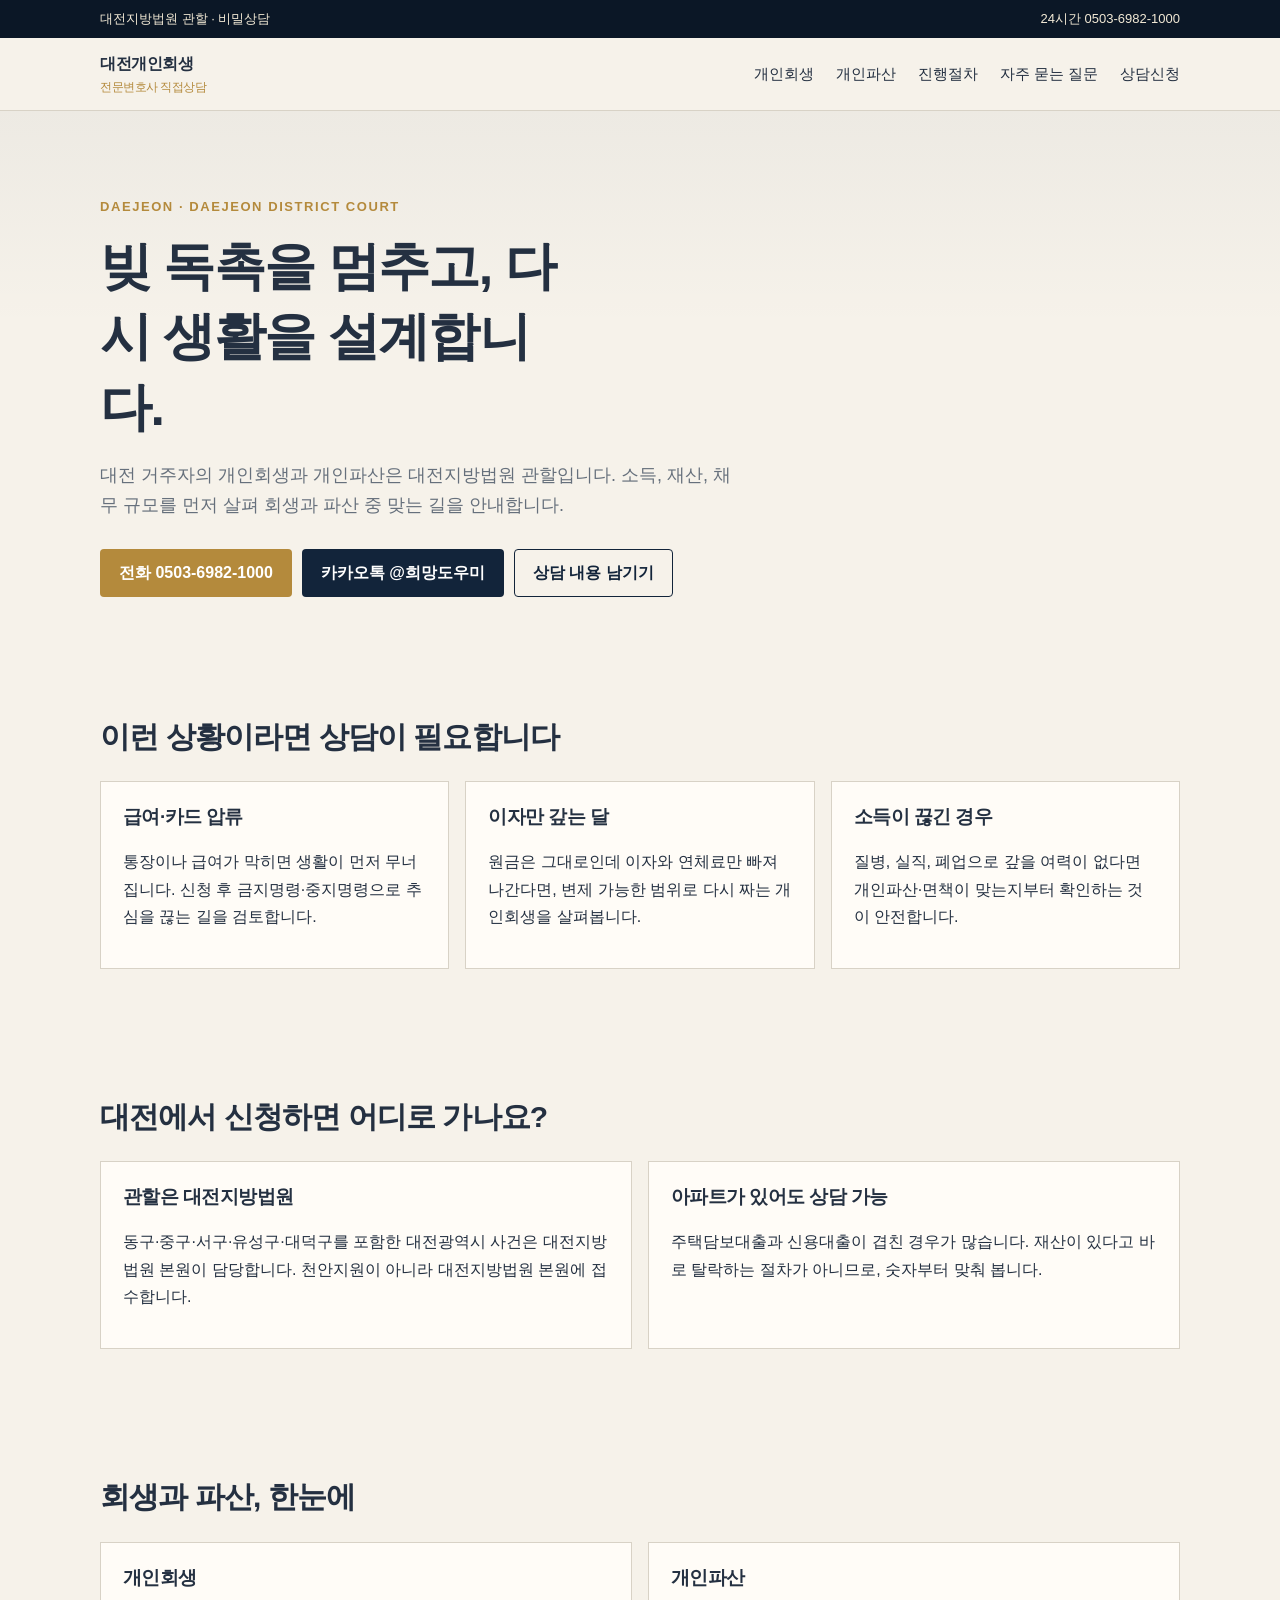
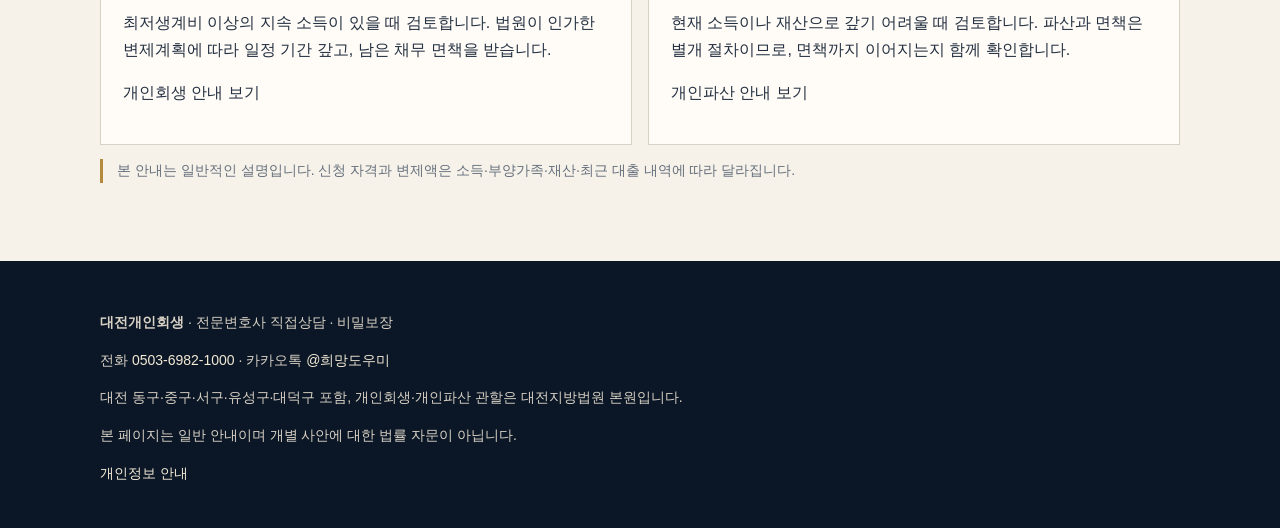
<file: index.html>
﻿<!DOCTYPE html>
<html lang="ko">
<head>
  <meta charset="UTF-8">
  <meta name="viewport" content="width=device-width, initial-scale=1">
  <title>대전개인회생 - 전문변호사 직접상담 | 비밀보장</title>
  <meta name="description" content="대전 개인회생·개인파산 상담. 대전지방법원 관할, 전문변호사 직접상담, 24시간 비밀보장.">
  <link rel="stylesheet" href="css/style.css">
</head>
<body>
  <a class="skip" href="#content">본문 바로가기</a>
  <div class="topbar">
    <div class="topbar-inner">
      <span>대전지방법원 관할 · 비밀상담</span>
      <a href="tel:050369821000">24시간 0503-6982-1000</a>
    </div>
  </div>
  <header class="site-header">
    <div class="nav-inner">
      <a class="logo" href="index.html">대전개인회생<span>전문변호사 직접상담</span></a>
      <button class="menu-toggle" type="button" data-menu-toggle aria-expanded="false">메뉴</button>
      <nav class="nav-links" data-nav>
        <a href="rehab.html">개인회생</a>
        <a href="bankruptcy.html">개인파산</a>
        <a href="process.html">진행절차</a>
        <a href="faq.html">자주 묻는 질문</a>
        <a href="consult.html">상담신청</a>
      </nav>
    </div>
  </header>

  <main id="content">
    <section class="hero">
      <div class="wrap">
        <p class="kicker">DAEJEON · DAEJEON DISTRICT COURT</p>
        <h1>빚 독촉을 멈추고, 다시 생활을 설계합니다.</h1>
        <p class="lead">대전 거주자의 개인회생과 개인파산은 대전지방법원 관할입니다. 소득, 재산, 채무 규모를 먼저 살펴 회생과 파산 중 맞는 길을 안내합니다.</p>
        <div class="cta-row">
          <a class="btn btn-gold" href="tel:050369821000">전화 0503-6982-1000</a>
          <a class="btn btn-navy" href="https://pf.kakao.com/_tZbTn/chat" target="_blank" rel="noopener">카카오톡 @희망도우미</a>
          <a class="btn btn-line" href="consult.html">상담 내용 남기기</a>
        </div>
      </div>
    </section>

    <section class="section">
      <div class="wrap">
        <h2>이런 상황이라면 상담이 필요합니다</h2>
        <div class="grid-3">
          <article class="card">
            <h3>급여·카드 압류</h3>
            <p>통장이나 급여가 막히면 생활이 먼저 무너집니다. 신청 후 금지명령·중지명령으로 추심을 끊는 길을 검토합니다.</p>
          </article>
          <article class="card">
            <h3>이자만 갚는 달</h3>
            <p>원금은 그대로인데 이자와 연체료만 빠져나간다면, 변제 가능한 범위로 다시 짜는 개인회생을 살펴봅니다.</p>
          </article>
          <article class="card">
            <h3>소득이 끊긴 경우</h3>
            <p>질병, 실직, 폐업으로 갚을 여력이 없다면 개인파산·면책이 맞는지부터 확인하는 것이 안전합니다.</p>
          </article>
        </div>
      </div>
    </section>

    <section class="section">
      <div class="wrap">
        <h2>대전에서 신청하면 어디로 가나요?</h2>
        <div class="grid-2">
          <article class="card">
            <h3>관할은 대전지방법원</h3>
            <p>동구·중구·서구·유성구·대덕구를 포함한 대전광역시 사건은 대전지방법원 본원이 담당합니다. 천안지원이 아니라 대전지방법원 본원에 접수합니다.</p>
          </article>
          <article class="card">
            <h3>아파트가 있어도 상담 가능</h3>
            <p>주택담보대출과 신용대출이 겹친 경우가 많습니다. 재산이 있다고 바로 탈락하는 절차가 아니므로, 숫자부터 맞춰 봅니다.</p>
          </article>
        </div>
      </div>
    </section>

    <section class="section">
      <div class="wrap">
        <h2>회생과 파산, 한눈에</h2>
        <div class="grid-2">
          <article class="card">
            <h3>개인회생</h3>
            <p>최저생계비 이상의 지속 소득이 있을 때 검토합니다. 법원이 인가한 변제계획에 따라 일정 기간 갚고, 남은 채무 면책을 받습니다.</p>
            <p><a href="rehab.html">개인회생 안내 보기</a></p>
          </article>
          <article class="card">
            <h3>개인파산</h3>
            <p>현재 소득이나 재산으로 갚기 어려울 때 검토합니다. 파산과 면책은 별개 절차이므로, 면책까지 이어지는지 함께 확인합니다.</p>
            <p><a href="bankruptcy.html">개인파산 안내 보기</a></p>
          </article>
        </div>
        <p class="notice">본 안내는 일반적인 설명입니다. 신청 자격과 변제액은 소득·부양가족·재산·최근 대출 내역에 따라 달라집니다.</p>
      </div>
    </section>
  </main>

  <footer class="site-footer">
    <div class="footer-inner">
      <p><strong>대전개인회생</strong> · 전문변호사 직접상담 · 비밀보장</p>
      <p>전화 <a href="tel:050369821000">0503-6982-1000</a> · 카카오톡 <a href="https://pf.kakao.com/_tZbTn/chat" target="_blank" rel="noopener">@희망도우미</a></p>
      <p>대전 동구·중구·서구·유성구·대덕구 포함, 개인회생·개인파산 관할은 대전지방법원 본원입니다.</p>
      <p>본 페이지는 일반 안내이며 개별 사안에 대한 법률 자문이 아닙니다.</p>
      <p><a href="privacy.html">개인정보 안내</a></p>
    </div>
  </footer>
  <nav class="dock" aria-label="빠른 상담">
    <a class="call" href="tel:050369821000">전화상담</a>
    <a class="kakao" href="https://pf.kakao.com/_tZbTn/chat">카카오톡</a>
  </nav>
  <script src="js/main.js"></script>
</body>
</html>
</file>
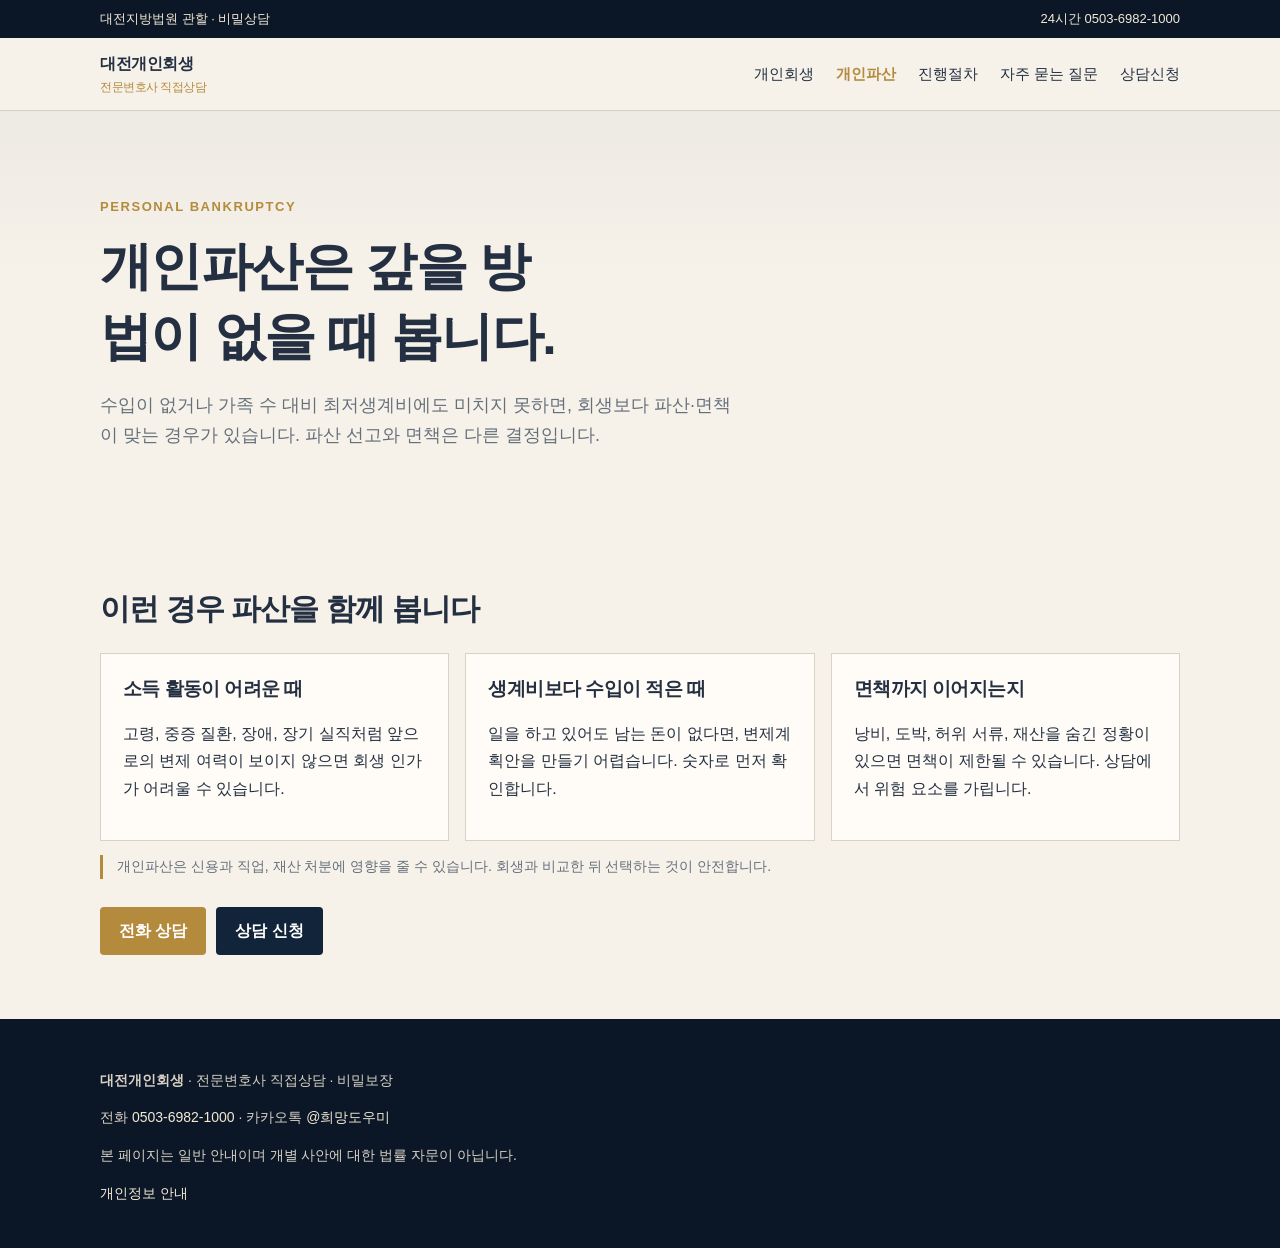
<file: bankruptcy.html>
﻿<!DOCTYPE html>
<html lang="ko">
<head>
  <meta charset="UTF-8">
  <meta name="viewport" content="width=device-width, initial-scale=1">
  <title>개인파산 안내 | 대전개인회생</title>
  <meta name="description" content="대전 개인파산·면책 상담. 소득이 없거나 생계비에 못 미치는 경우의 기본 안내.">
  <link rel="stylesheet" href="css/style.css">
</head>
<body>
  <a class="skip" href="#content">본문 바로가기</a>
  <div class="topbar">
    <div class="topbar-inner">
      <span>대전지방법원 관할 · 비밀상담</span>
      <a href="tel:050369821000">24시간 0503-6982-1000</a>
    </div>
  </div>
  <header class="site-header">
    <div class="nav-inner">
      <a class="logo" href="index.html">대전개인회생<span>전문변호사 직접상담</span></a>
      <button class="menu-toggle" type="button" data-menu-toggle aria-expanded="false">메뉴</button>
      <nav class="nav-links" data-nav>
        <a href="rehab.html">개인회생</a>
        <a href="bankruptcy.html" aria-current="page">개인파산</a>
        <a href="process.html">진행절차</a>
        <a href="faq.html">자주 묻는 질문</a>
        <a href="consult.html">상담신청</a>
      </nav>
    </div>
  </header>

  <main id="content">
    <section class="hero">
      <div class="wrap">
        <p class="kicker">PERSONAL BANKRUPTCY</p>
        <h1>개인파산은 갚을 방법이 없을 때 봅니다.</h1>
        <p class="lead">수입이 없거나 가족 수 대비 최저생계비에도 미치지 못하면, 회생보다 파산·면책이 맞는 경우가 있습니다. 파산 선고와 면책은 다른 결정입니다.</p>
      </div>
    </section>

    <section class="section">
      <div class="wrap">
        <h2>이런 경우 파산을 함께 봅니다</h2>
        <div class="grid-3">
          <article class="card">
            <h3>소득 활동이 어려운 때</h3>
            <p>고령, 중증 질환, 장애, 장기 실직처럼 앞으로의 변제 여력이 보이지 않으면 회생 인가가 어려울 수 있습니다.</p>
          </article>
          <article class="card">
            <h3>생계비보다 수입이 적은 때</h3>
            <p>일을 하고 있어도 남는 돈이 없다면, 변제계획안을 만들기 어렵습니다. 숫자로 먼저 확인합니다.</p>
          </article>
          <article class="card">
            <h3>면책까지 이어지는지</h3>
            <p>낭비, 도박, 허위 서류, 재산을 숨긴 정황이 있으면 면책이 제한될 수 있습니다. 상담에서 위험 요소를 가립니다.</p>
          </article>
        </div>
        <p class="notice">개인파산은 신용과 직업, 재산 처분에 영향을 줄 수 있습니다. 회생과 비교한 뒤 선택하는 것이 안전합니다.</p>
        <div class="cta-row">
          <a class="btn btn-gold" href="tel:050369821000">전화 상담</a>
          <a class="btn btn-navy" href="consult.html">상담 신청</a>
        </div>
      </div>
    </section>
  </main>

  <footer class="site-footer">
    <div class="footer-inner">
      <p><strong>대전개인회생</strong> · 전문변호사 직접상담 · 비밀보장</p>
      <p>전화 <a href="tel:050369821000">0503-6982-1000</a> · 카카오톡 <a href="https://pf.kakao.com/_tZbTn/chat" target="_blank" rel="noopener">@희망도우미</a></p>
      <p>본 페이지는 일반 안내이며 개별 사안에 대한 법률 자문이 아닙니다.</p>
      <p><a href="privacy.html">개인정보 안내</a></p>
    </div>
  </footer>
  <nav class="dock" aria-label="빠른 상담">
    <a class="call" href="tel:050369821000">전화상담</a>
    <a class="kakao" href="https://pf.kakao.com/_tZbTn/chat">카카오톡</a>
  </nav>
  <script src="js/main.js"></script>
</body>
</html>
</file>
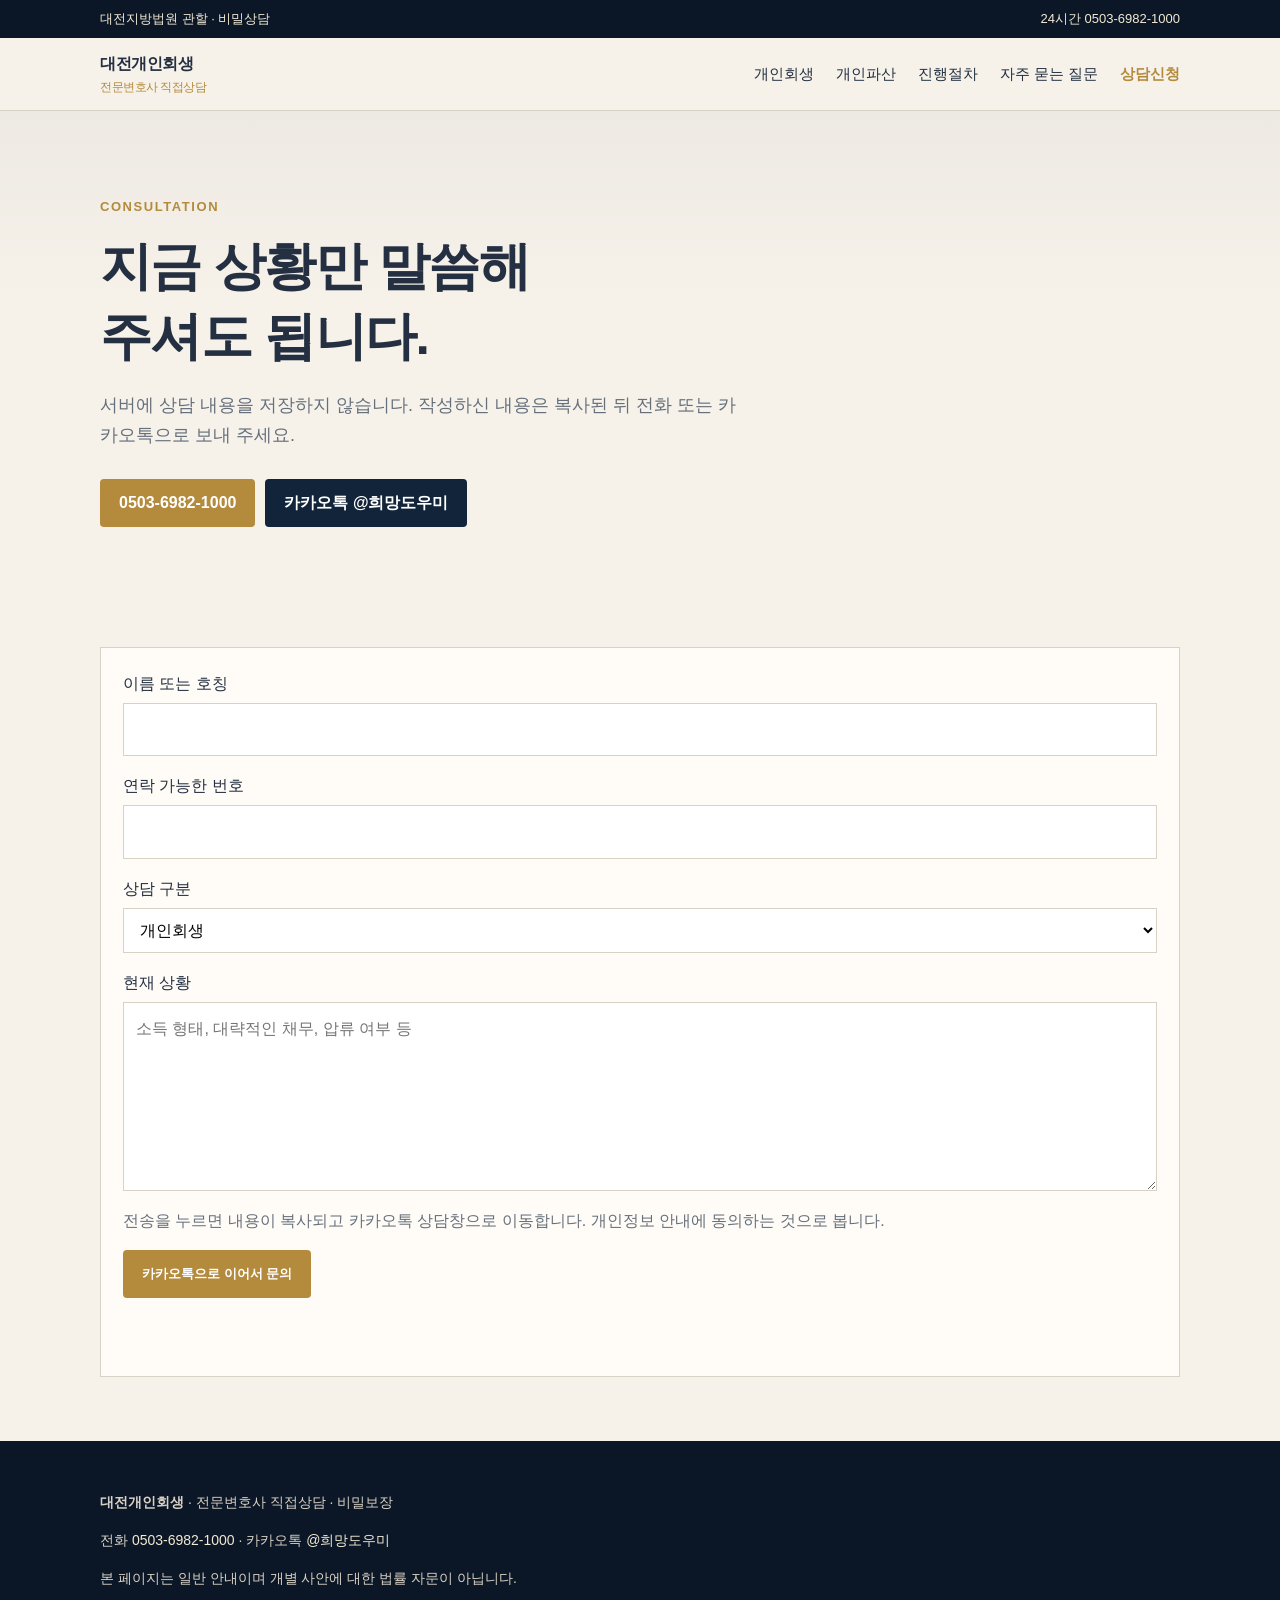
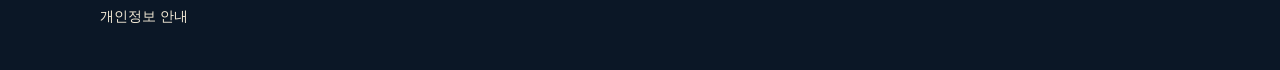
<file: consult.html>
﻿<!DOCTYPE html>
<html lang="ko">
<head>
  <meta charset="UTF-8">
  <meta name="viewport" content="width=device-width, initial-scale=1">
  <title>상담신청 | 대전개인회생</title>
  <meta name="description" content="대전개인회생 비밀상담 신청. 전화 0503-6982-1000, 카카오톡 @희망도우미.">
  <link rel="stylesheet" href="css/style.css">
</head>
<body>
  <a class="skip" href="#content">본문 바로가기</a>
  <div class="topbar">
    <div class="topbar-inner">
      <span>대전지방법원 관할 · 비밀상담</span>
      <a href="tel:050369821000">24시간 0503-6982-1000</a>
    </div>
  </div>
  <header class="site-header">
    <div class="nav-inner">
      <a class="logo" href="index.html">대전개인회생<span>전문변호사 직접상담</span></a>
      <button class="menu-toggle" type="button" data-menu-toggle aria-expanded="false">메뉴</button>
      <nav class="nav-links" data-nav>
        <a href="rehab.html">개인회생</a>
        <a href="bankruptcy.html">개인파산</a>
        <a href="process.html">진행절차</a>
        <a href="faq.html">자주 묻는 질문</a>
        <a href="consult.html" aria-current="page">상담신청</a>
      </nav>
    </div>
  </header>

  <main id="content">
    <section class="hero">
      <div class="wrap">
        <p class="kicker">CONSULTATION</p>
        <h1>지금 상황만 말씀해 주셔도 됩니다.</h1>
        <p class="lead">서버에 상담 내용을 저장하지 않습니다. 작성하신 내용은 복사된 뒤 전화 또는 카카오톡으로 보내 주세요.</p>
        <div class="cta-row">
          <a class="btn btn-gold" href="tel:050369821000">0503-6982-1000</a>
          <a class="btn btn-navy" href="https://pf.kakao.com/_tZbTn/chat" target="_blank" rel="noopener">카카오톡 @희망도우미</a>
        </div>
      </div>
    </section>

    <section class="section">
      <div class="wrap">
        <form class="form-box" data-consult-form>
          <label for="name">이름 또는 호칭</label>
          <input id="name" name="name" required maxlength="40" autocomplete="name">

          <label for="phone">연락 가능한 번호</label>
          <input id="phone" name="phone" required maxlength="20" inputmode="tel" autocomplete="tel">

          <label for="topic">상담 구분</label>
          <select id="topic" name="topic">
            <option>개인회생</option>
            <option>개인파산</option>
            <option>압류·추심</option>
            <option>잘 모르겠음</option>
          </select>

          <label for="message">현재 상황</label>
          <textarea id="message" name="message" rows="6" maxlength="1000" placeholder="소득 형태, 대략적인 채무, 압류 여부 등"></textarea>

          <p class="muted">전송을 누르면 내용이 복사되고 카카오톡 상담창으로 이동합니다. 개인정보 안내에 동의하는 것으로 봅니다.</p>
          <button class="btn btn-gold" type="submit">카카오톡으로 이어서 문의</button>
          <p class="form-status" data-form-status></p>
        </form>
      </div>
    </section>
  </main>

  <footer class="site-footer">
    <div class="footer-inner">
      <p><strong>대전개인회생</strong> · 전문변호사 직접상담 · 비밀보장</p>
      <p>전화 <a href="tel:050369821000">0503-6982-1000</a> · 카카오톡 <a href="https://pf.kakao.com/_tZbTn/chat" target="_blank" rel="noopener">@희망도우미</a></p>
      <p>본 페이지는 일반 안내이며 개별 사안에 대한 법률 자문이 아닙니다.</p>
      <p><a href="privacy.html">개인정보 안내</a></p>
    </div>
  </footer>
  <nav class="dock" aria-label="빠른 상담">
    <a class="call" href="tel:050369821000">전화상담</a>
    <a class="kakao" href="https://pf.kakao.com/_tZbTn/chat">카카오톡</a>
  </nav>
  <script src="js/main.js"></script>
</body>
</html>
</file>
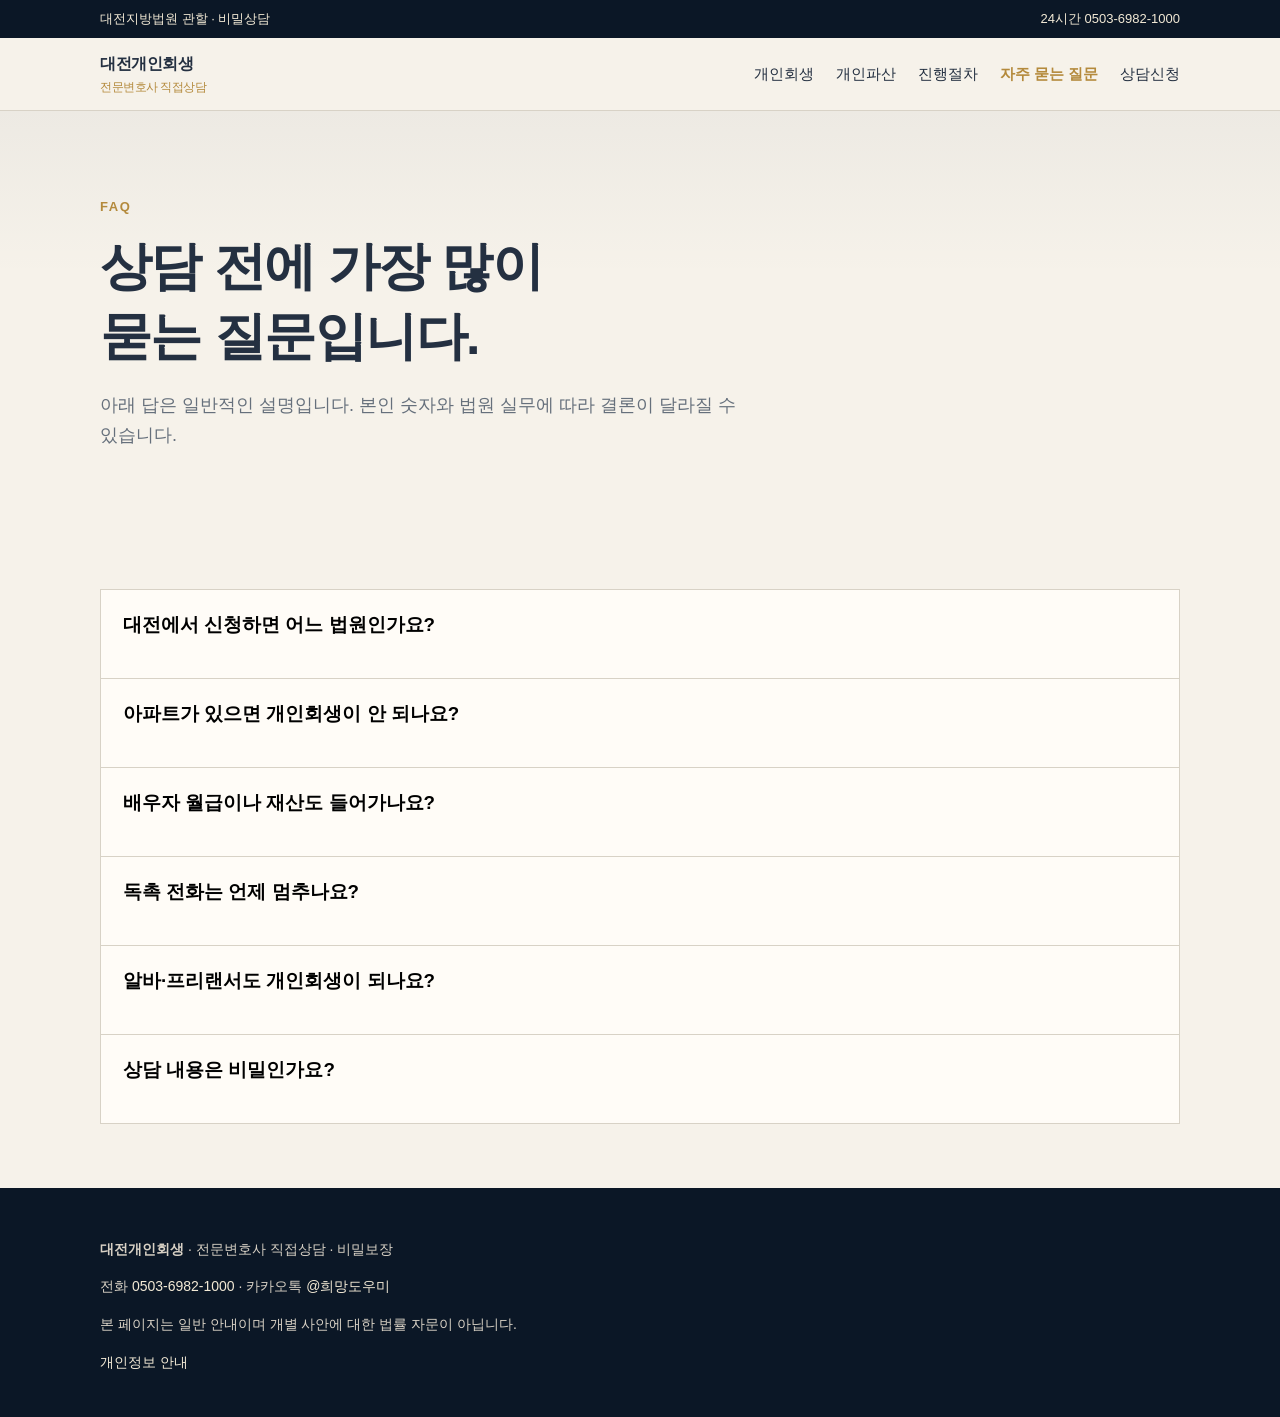
<file: faq.html>
﻿<!DOCTYPE html>
<html lang="ko">
<head>
  <meta charset="UTF-8">
  <meta name="viewport" content="width=device-width, initial-scale=1">
  <title>자주 묻는 질문 | 대전개인회생</title>
  <meta name="description" content="대전 개인회생·개인파산 상담에서 자주 나오는 질문. 주택, 배우자 재산, 추심, 관할 법원.">
  <link rel="stylesheet" href="css/style.css">
</head>
<body>
  <a class="skip" href="#content">본문 바로가기</a>
  <div class="topbar">
    <div class="topbar-inner">
      <span>대전지방법원 관할 · 비밀상담</span>
      <a href="tel:050369821000">24시간 0503-6982-1000</a>
    </div>
  </div>
  <header class="site-header">
    <div class="nav-inner">
      <a class="logo" href="index.html">대전개인회생<span>전문변호사 직접상담</span></a>
      <button class="menu-toggle" type="button" data-menu-toggle aria-expanded="false">메뉴</button>
      <nav class="nav-links" data-nav>
        <a href="rehab.html">개인회생</a>
        <a href="bankruptcy.html">개인파산</a>
        <a href="process.html">진행절차</a>
        <a href="faq.html" aria-current="page">자주 묻는 질문</a>
        <a href="consult.html">상담신청</a>
      </nav>
    </div>
  </header>

  <main id="content">
    <section class="hero">
      <div class="wrap">
        <p class="kicker">FAQ</p>
        <h1>상담 전에 가장 많이 묻는 질문입니다.</h1>
        <p class="lead">아래 답은 일반적인 설명입니다. 본인 숫자와 법원 실무에 따라 결론이 달라질 수 있습니다.</p>
      </div>
    </section>

    <section class="section">
      <div class="wrap">
        <article class="faq-item" data-faq>
          <h3><button type="button">대전에서 신청하면 어느 법원인가요?</button></h3>
          <p>대전광역시 거주자의 개인회생·개인파산은 대전지방법원 본원 관할입니다. 천안·논산·홍성지원이 아니라 대전지방법원 본원에 접수합니다.</p>
        </article>
        <article class="faq-item" data-faq>
          <h3><button type="button">아파트가 있으면 개인회생이 안 되나요?</button></h3>
          <p>주택이 있다고 바로 불가능한 것은 아닙니다. 담보대출 잔액, 시세, 다른 채무, 소득을 함께 봐야 합니다. 담보권 처리는 별도 계획이 필요할 수 있습니다.</p>
        </article>
        <article class="faq-item" data-faq>
          <h3><button type="button">배우자 월급이나 재산도 들어가나요?</button></h3>
          <p>사건마다 다릅니다. 공동명의, 혼인 기간, 실무 경향에 따라 반영 범위가 달라지므로 단정하지 않고 자료로 확인합니다.</p>
        </article>
        <article class="faq-item" data-faq>
          <h3><button type="button">독촉 전화는 언제 멈추나요?</button></h3>
          <p>신청과 법원의 금지명령·중지명령 이후에 달라지는 경우가 많습니다. 그 전까지는 대응 문구를 정리해 드리는 것이 안전합니다.</p>
        </article>
        <article class="faq-item" data-faq>
          <h3><button type="button">알바·프리랜서도 개인회생이 되나요?</button></h3>
          <p>지속적인 소득으로 볼 수 있는지가 핵심입니다. 최근 입금 내역과 근무 형태를 보고 회생과 파산 중 어디가 맞는지 나눕니다.</p>
        </article>
        <article class="faq-item" data-faq>
          <h3><button type="button">상담 내용은 비밀인가요?</button></h3>
          <p>상담 목적 외로 내용을 쓰지 않습니다. 전화 0503-6982-1000, 카카오톡 @희망도우미로 24시간 문의할 수 있습니다.</p>
        </article>
      </div>
    </section>
  </main>

  <footer class="site-footer">
    <div class="footer-inner">
      <p><strong>대전개인회생</strong> · 전문변호사 직접상담 · 비밀보장</p>
      <p>전화 <a href="tel:050369821000">0503-6982-1000</a> · 카카오톡 <a href="https://pf.kakao.com/_tZbTn/chat" target="_blank" rel="noopener">@희망도우미</a></p>
      <p>본 페이지는 일반 안내이며 개별 사안에 대한 법률 자문이 아닙니다.</p>
      <p><a href="privacy.html">개인정보 안내</a></p>
    </div>
  </footer>
  <nav class="dock" aria-label="빠른 상담">
    <a class="call" href="tel:050369821000">전화상담</a>
    <a class="kakao" href="https://pf.kakao.com/_tZbTn/chat">카카오톡</a>
  </nav>
  <script src="js/main.js"></script>
</body>
</html>
</file>
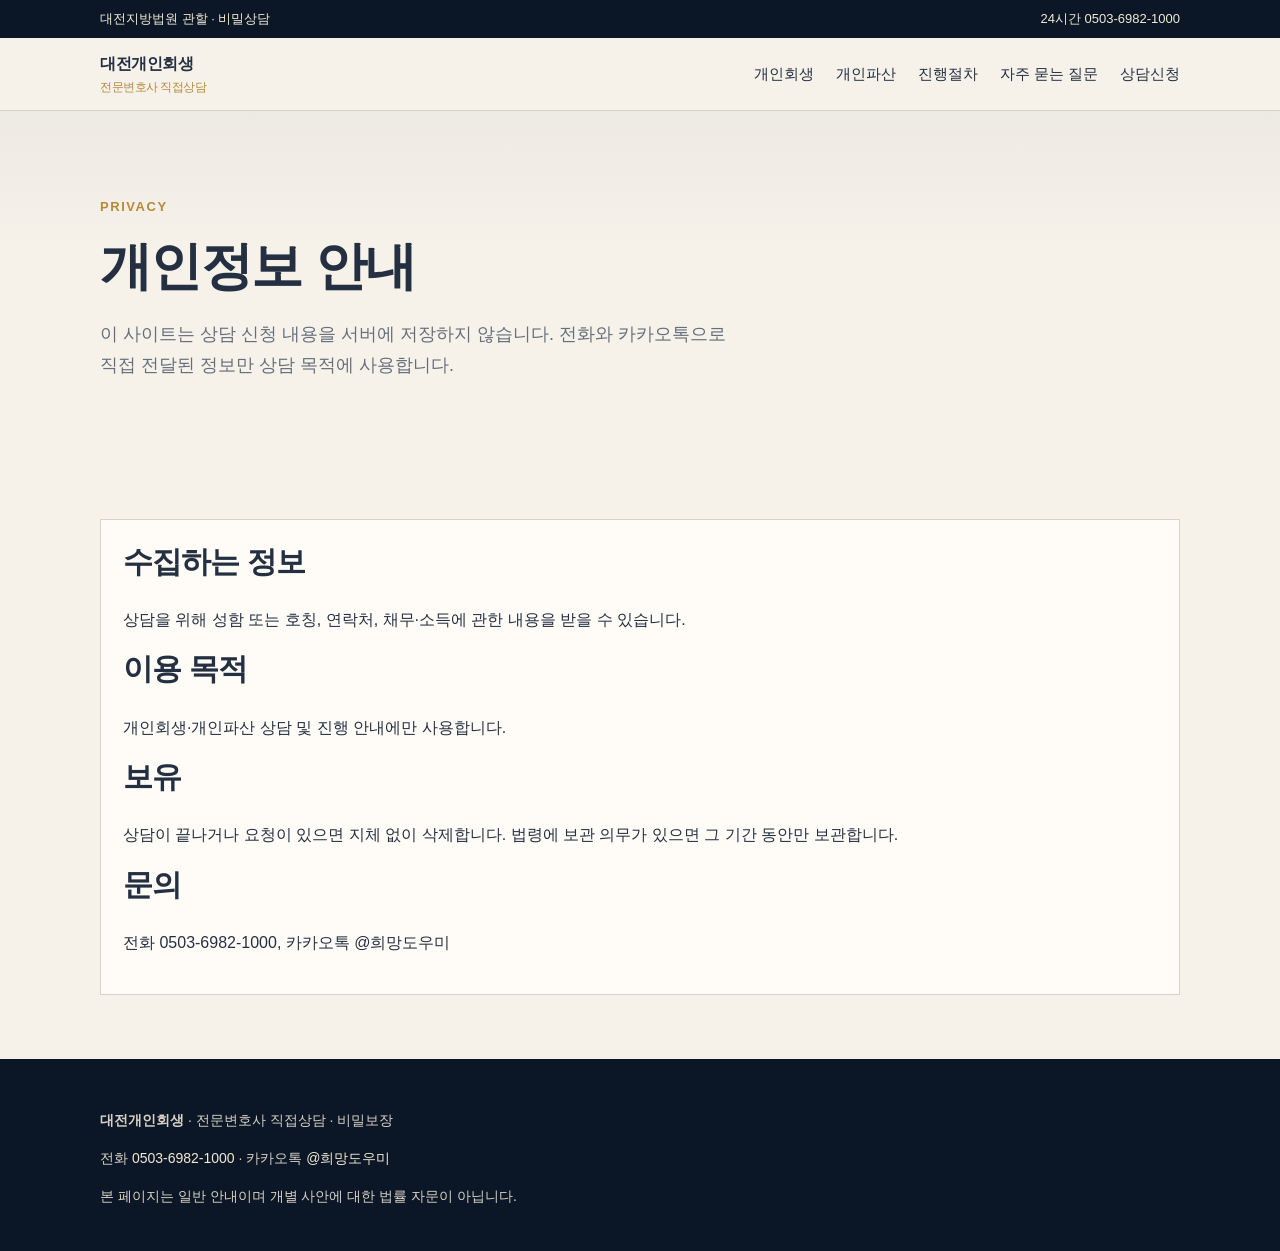
<file: privacy.html>
﻿<!DOCTYPE html>
<html lang="ko">
<head>
  <meta charset="UTF-8">
  <meta name="viewport" content="width=device-width, initial-scale=1">
  <title>개인정보 안내 | 대전개인회생</title>
  <meta name="description" content="대전개인회생 사이트 개인정보 수집·이용 안내.">
  <link rel="stylesheet" href="css/style.css">
</head>
<body>
  <a class="skip" href="#content">본문 바로가기</a>
  <div class="topbar">
    <div class="topbar-inner">
      <span>대전지방법원 관할 · 비밀상담</span>
      <a href="tel:050369821000">24시간 0503-6982-1000</a>
    </div>
  </div>
  <header class="site-header">
    <div class="nav-inner">
      <a class="logo" href="index.html">대전개인회생<span>전문변호사 직접상담</span></a>
      <button class="menu-toggle" type="button" data-menu-toggle aria-expanded="false">메뉴</button>
      <nav class="nav-links" data-nav>
        <a href="rehab.html">개인회생</a>
        <a href="bankruptcy.html">개인파산</a>
        <a href="process.html">진행절차</a>
        <a href="faq.html">자주 묻는 질문</a>
        <a href="consult.html">상담신청</a>
      </nav>
    </div>
  </header>

  <main id="content">
    <section class="hero">
      <div class="wrap">
        <p class="kicker">PRIVACY</p>
        <h1>개인정보 안내</h1>
        <p class="lead">이 사이트는 상담 신청 내용을 서버에 저장하지 않습니다. 전화와 카카오톡으로 직접 전달된 정보만 상담 목적에 사용합니다.</p>
      </div>
    </section>

    <section class="section">
      <div class="wrap">
        <article class="card">
          <h2>수집하는 정보</h2>
          <p>상담을 위해 성함 또는 호칭, 연락처, 채무·소득에 관한 내용을 받을 수 있습니다.</p>
          <h2>이용 목적</h2>
          <p>개인회생·개인파산 상담 및 진행 안내에만 사용합니다.</p>
          <h2>보유</h2>
          <p>상담이 끝나거나 요청이 있으면 지체 없이 삭제합니다. 법령에 보관 의무가 있으면 그 기간 동안만 보관합니다.</p>
          <h2>문의</h2>
          <p>전화 0503-6982-1000, 카카오톡 @희망도우미</p>
        </article>
      </div>
    </section>
  </main>

  <footer class="site-footer">
    <div class="footer-inner">
      <p><strong>대전개인회생</strong> · 전문변호사 직접상담 · 비밀보장</p>
      <p>전화 <a href="tel:050369821000">0503-6982-1000</a> · 카카오톡 <a href="https://pf.kakao.com/_tZbTn/chat" target="_blank" rel="noopener">@희망도우미</a></p>
      <p>본 페이지는 일반 안내이며 개별 사안에 대한 법률 자문이 아닙니다.</p>
    </div>
  </footer>
  <nav class="dock" aria-label="빠른 상담">
    <a class="call" href="tel:050369821000">전화상담</a>
    <a class="kakao" href="https://pf.kakao.com/_tZbTn/chat">카카오톡</a>
  </nav>
  <script src="js/main.js"></script>
</body>
</html>
</file>
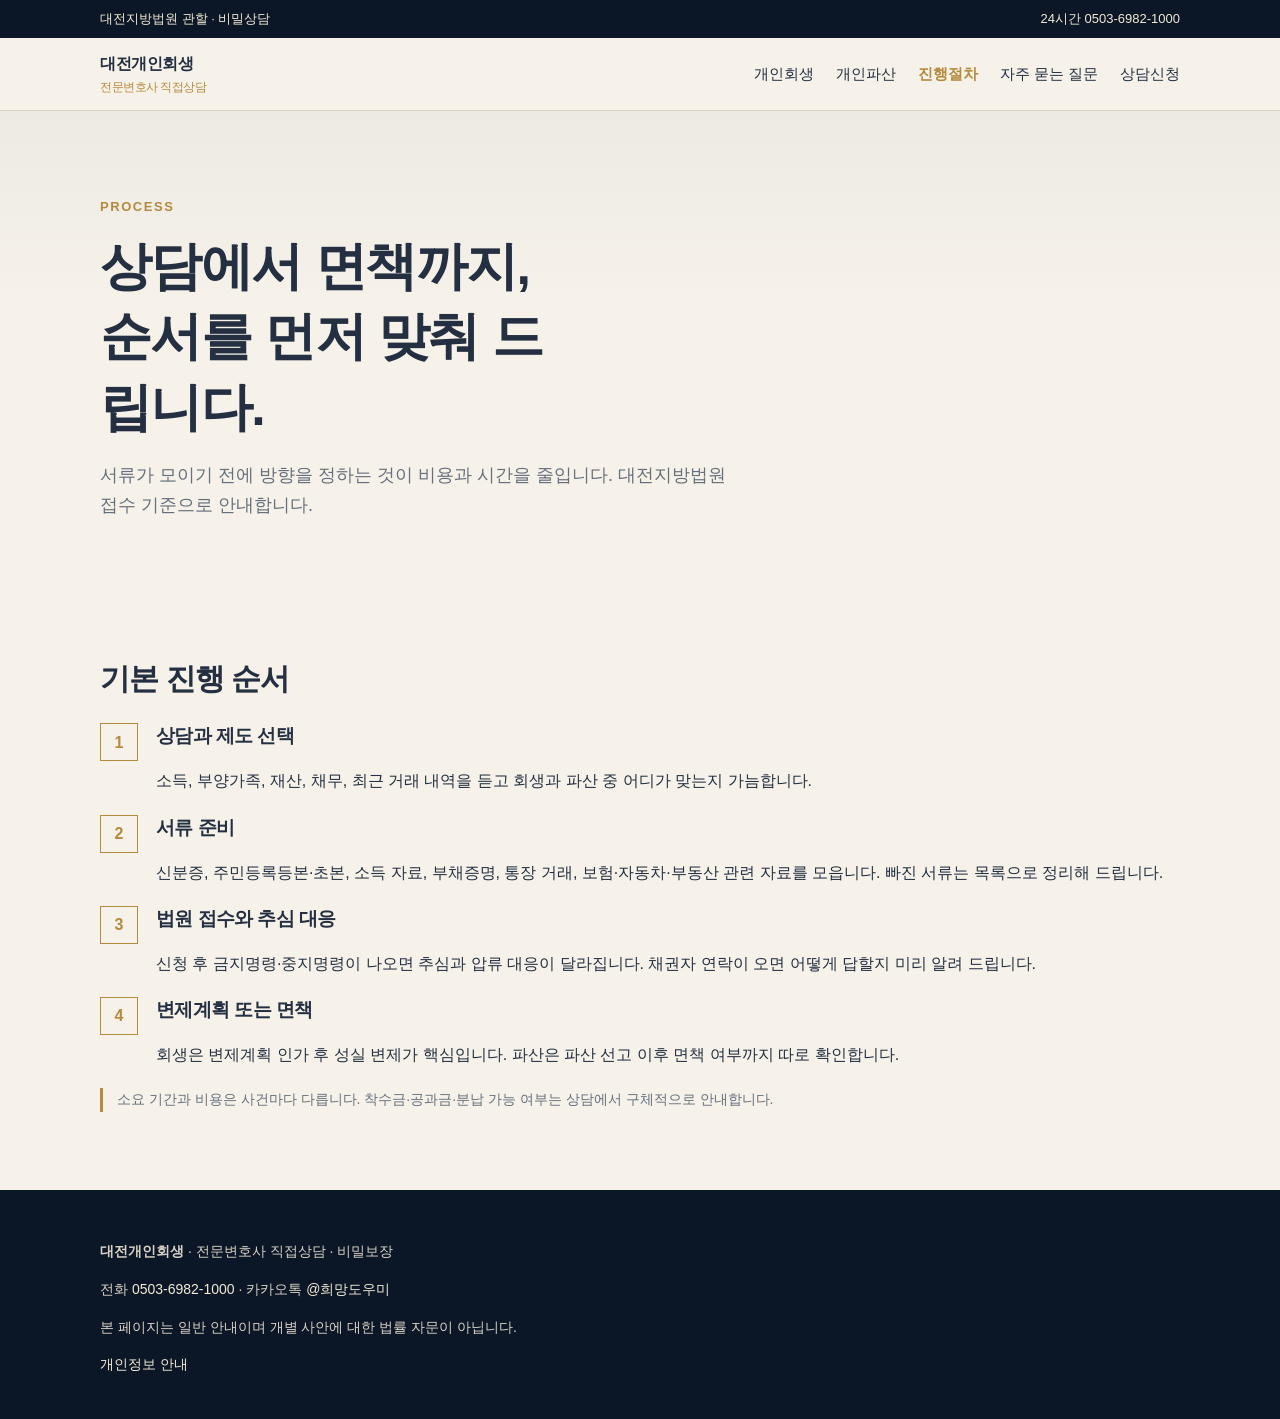
<file: process.html>
﻿<!DOCTYPE html>
<html lang="ko">
<head>
  <meta charset="UTF-8">
  <meta name="viewport" content="width=device-width, initial-scale=1">
  <title>진행절차 | 대전개인회생</title>
  <meta name="description" content="대전 개인회생·개인파산 상담부터 서류, 접수, 인가·면책까지 기본 절차.">
  <link rel="stylesheet" href="css/style.css">
</head>
<body>
  <a class="skip" href="#content">본문 바로가기</a>
  <div class="topbar">
    <div class="topbar-inner">
      <span>대전지방법원 관할 · 비밀상담</span>
      <a href="tel:050369821000">24시간 0503-6982-1000</a>
    </div>
  </div>
  <header class="site-header">
    <div class="nav-inner">
      <a class="logo" href="index.html">대전개인회생<span>전문변호사 직접상담</span></a>
      <button class="menu-toggle" type="button" data-menu-toggle aria-expanded="false">메뉴</button>
      <nav class="nav-links" data-nav>
        <a href="rehab.html">개인회생</a>
        <a href="bankruptcy.html">개인파산</a>
        <a href="process.html" aria-current="page">진행절차</a>
        <a href="faq.html">자주 묻는 질문</a>
        <a href="consult.html">상담신청</a>
      </nav>
    </div>
  </header>

  <main id="content">
    <section class="hero">
      <div class="wrap">
        <p class="kicker">PROCESS</p>
        <h1>상담에서 면책까지, 순서를 먼저 맞춰 드립니다.</h1>
        <p class="lead">서류가 모이기 전에 방향을 정하는 것이 비용과 시간을 줄입니다. 대전지방법원 접수 기준으로 안내합니다.</p>
      </div>
    </section>

    <section class="section">
      <div class="wrap steps">
        <h2>기본 진행 순서</h2>
        <article>
          <h3>상담과 제도 선택</h3>
          <p>소득, 부양가족, 재산, 채무, 최근 거래 내역을 듣고 회생과 파산 중 어디가 맞는지 가늠합니다.</p>
        </article>
        <article>
          <h3>서류 준비</h3>
          <p>신분증, 주민등록등본·초본, 소득 자료, 부채증명, 통장 거래, 보험·자동차·부동산 관련 자료를 모읍니다. 빠진 서류는 목록으로 정리해 드립니다.</p>
        </article>
        <article>
          <h3>법원 접수와 추심 대응</h3>
          <p>신청 후 금지명령·중지명령이 나오면 추심과 압류 대응이 달라집니다. 채권자 연락이 오면 어떻게 답할지 미리 알려 드립니다.</p>
        </article>
        <article>
          <h3>변제계획 또는 면책</h3>
          <p>회생은 변제계획 인가 후 성실 변제가 핵심입니다. 파산은 파산 선고 이후 면책 여부까지 따로 확인합니다.</p>
        </article>
        <p class="notice">소요 기간과 비용은 사건마다 다릅니다. 착수금·공과금·분납 가능 여부는 상담에서 구체적으로 안내합니다.</p>
      </div>
    </section>
  </main>

  <footer class="site-footer">
    <div class="footer-inner">
      <p><strong>대전개인회생</strong> · 전문변호사 직접상담 · 비밀보장</p>
      <p>전화 <a href="tel:050369821000">0503-6982-1000</a> · 카카오톡 <a href="https://pf.kakao.com/_tZbTn/chat" target="_blank" rel="noopener">@희망도우미</a></p>
      <p>본 페이지는 일반 안내이며 개별 사안에 대한 법률 자문이 아닙니다.</p>
      <p><a href="privacy.html">개인정보 안내</a></p>
    </div>
  </footer>
  <nav class="dock" aria-label="빠른 상담">
    <a class="call" href="tel:050369821000">전화상담</a>
    <a class="kakao" href="https://pf.kakao.com/_tZbTn/chat">카카오톡</a>
  </nav>
  <script src="js/main.js"></script>
</body>
</html>
</file>
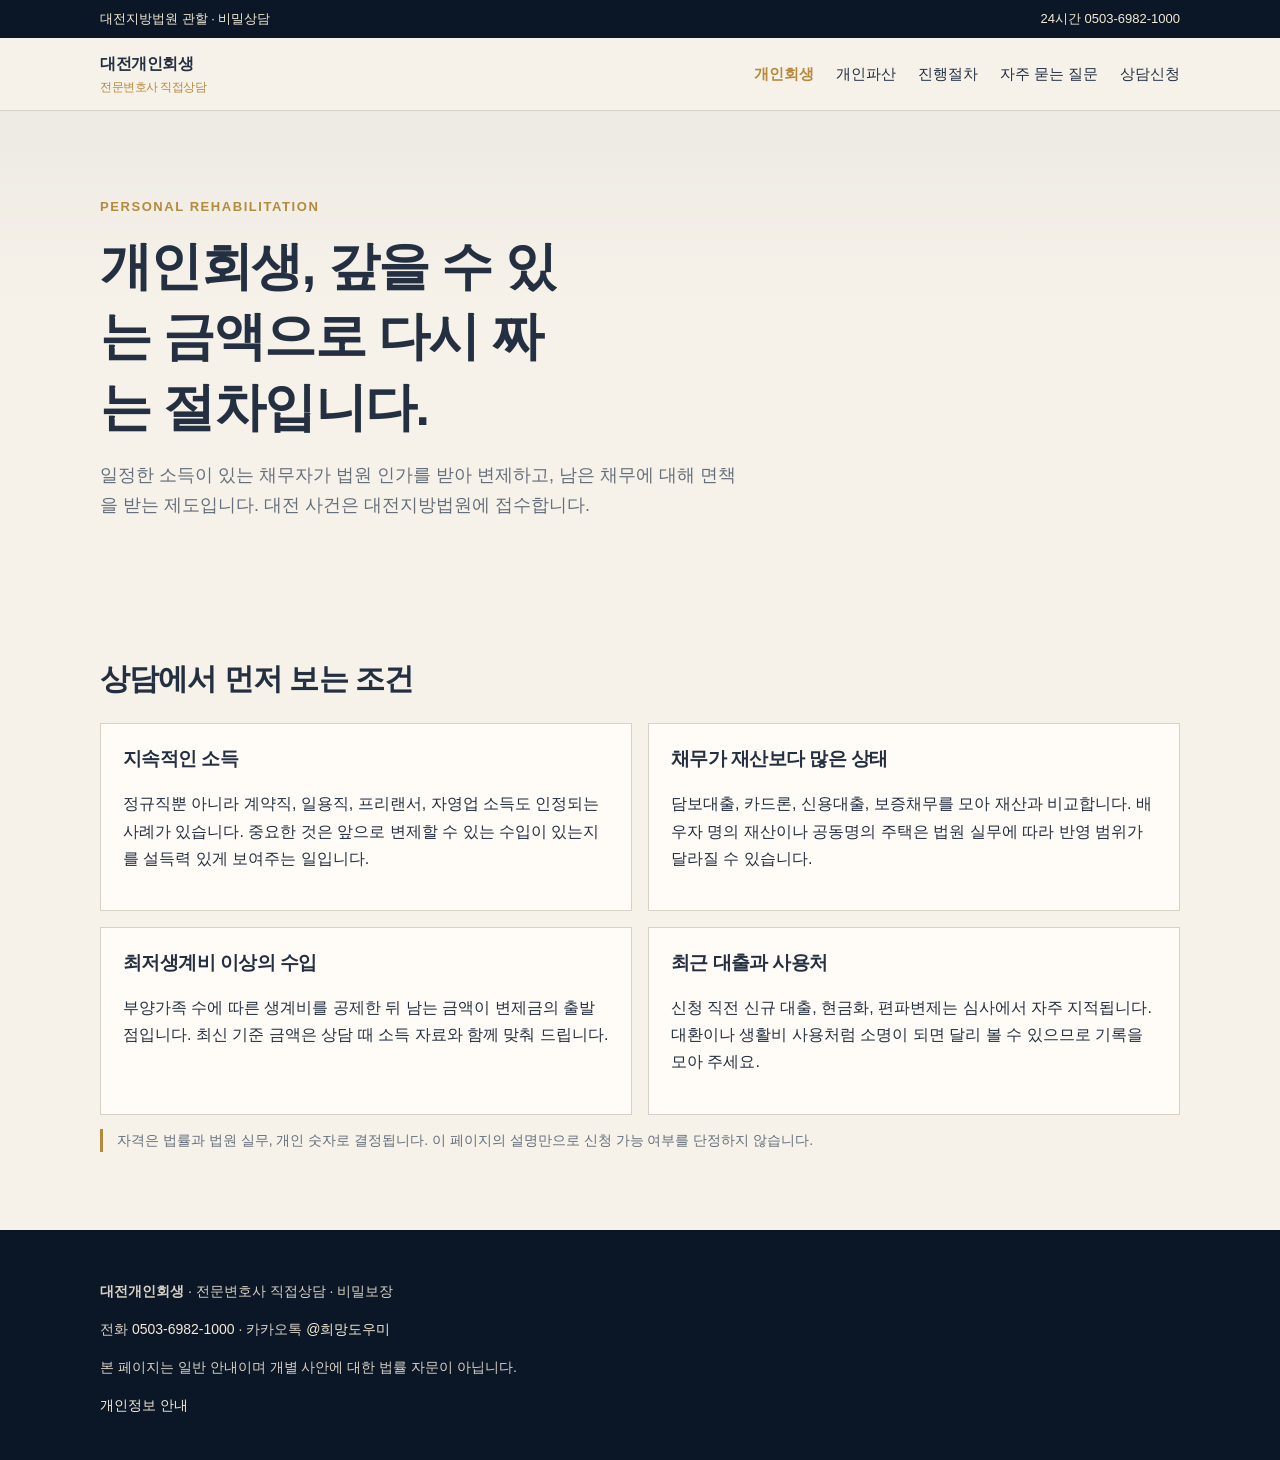
<file: rehab.html>
﻿<!DOCTYPE html>
<html lang="ko">
<head>
  <meta charset="UTF-8">
  <meta name="viewport" content="width=device-width, initial-scale=1">
  <title>개인회생 안내 | 대전개인회생</title>
  <meta name="description" content="대전 개인회생 신청 자격, 소득·재산 기준, 변제계획의 기본 안내.">
  <link rel="stylesheet" href="css/style.css">
</head>
<body>
  <a class="skip" href="#content">본문 바로가기</a>
  <div class="topbar">
    <div class="topbar-inner">
      <span>대전지방법원 관할 · 비밀상담</span>
      <a href="tel:050369821000">24시간 0503-6982-1000</a>
    </div>
  </div>
  <header class="site-header">
    <div class="nav-inner">
      <a class="logo" href="index.html">대전개인회생<span>전문변호사 직접상담</span></a>
      <button class="menu-toggle" type="button" data-menu-toggle aria-expanded="false">메뉴</button>
      <nav class="nav-links" data-nav>
        <a href="rehab.html" aria-current="page">개인회생</a>
        <a href="bankruptcy.html">개인파산</a>
        <a href="process.html">진행절차</a>
        <a href="faq.html">자주 묻는 질문</a>
        <a href="consult.html">상담신청</a>
      </nav>
    </div>
  </header>

  <main id="content">
    <section class="hero">
      <div class="wrap">
        <p class="kicker">PERSONAL REHABILITATION</p>
        <h1>개인회생, 갚을 수 있는 금액으로 다시 짜는 절차입니다.</h1>
        <p class="lead">일정한 소득이 있는 채무자가 법원 인가를 받아 변제하고, 남은 채무에 대해 면책을 받는 제도입니다. 대전 사건은 대전지방법원에 접수합니다.</p>
      </div>
    </section>

    <section class="section">
      <div class="wrap">
        <h2>상담에서 먼저 보는 조건</h2>
        <div class="grid-2">
          <article class="card">
            <h3>지속적인 소득</h3>
            <p>정규직뿐 아니라 계약직, 일용직, 프리랜서, 자영업 소득도 인정되는 사례가 있습니다. 중요한 것은 앞으로 변제할 수 있는 수입이 있는지를 설득력 있게 보여주는 일입니다.</p>
          </article>
          <article class="card">
            <h3>채무가 재산보다 많은 상태</h3>
            <p>담보대출, 카드론, 신용대출, 보증채무를 모아 재산과 비교합니다. 배우자 명의 재산이나 공동명의 주택은 법원 실무에 따라 반영 범위가 달라질 수 있습니다.</p>
          </article>
          <article class="card">
            <h3>최저생계비 이상의 수입</h3>
            <p>부양가족 수에 따른 생계비를 공제한 뒤 남는 금액이 변제금의 출발점입니다. 최신 기준 금액은 상담 때 소득 자료와 함께 맞춰 드립니다.</p>
          </article>
          <article class="card">
            <h3>최근 대출과 사용처</h3>
            <p>신청 직전 신규 대출, 현금화, 편파변제는 심사에서 자주 지적됩니다. 대환이나 생활비 사용처럼 소명이 되면 달리 볼 수 있으므로 기록을 모아 주세요.</p>
          </article>
        </div>
        <p class="notice">자격은 법률과 법원 실무, 개인 숫자로 결정됩니다. 이 페이지의 설명만으로 신청 가능 여부를 단정하지 않습니다.</p>
      </div>
    </section>
  </main>

  <footer class="site-footer">
    <div class="footer-inner">
      <p><strong>대전개인회생</strong> · 전문변호사 직접상담 · 비밀보장</p>
      <p>전화 <a href="tel:050369821000">0503-6982-1000</a> · 카카오톡 <a href="https://pf.kakao.com/_tZbTn/chat" target="_blank" rel="noopener">@희망도우미</a></p>
      <p>본 페이지는 일반 안내이며 개별 사안에 대한 법률 자문이 아닙니다.</p>
      <p><a href="privacy.html">개인정보 안내</a></p>
    </div>
  </footer>
  <nav class="dock" aria-label="빠른 상담">
    <a class="call" href="tel:050369821000">전화상담</a>
    <a class="kakao" href="https://pf.kakao.com/_tZbTn/chat">카카오톡</a>
  </nav>
  <script src="js/main.js"></script>
</body>
</html>
</file>
<file: css/style.css>
﻿:root {
  --navy: #12243a;
  --navy-deep: #0b1726;
  --ink: #243041;
  --muted: #66707c;
  --line: #d8d2c6;
  --paper: #f6f2ea;
  --white: #fffcf7;
  --gold: #b48a3c;
  --gold-soft: #e8d7b0;
  --danger: #9b2c2c;
}

* {
  box-sizing: border-box;
}

html {
  scroll-behavior: smooth;
}

body {
  margin: 0;
  color: var(--ink);
  background: var(--paper);
  font-family: "Malgun Gothic", "Apple SD Gothic Neo", "Noto Sans KR", sans-serif;
  line-height: 1.7;
}

a {
  color: inherit;
  text-decoration: none;
}

img {
  max-width: 100%;
}

.skip {
  position: absolute;
  left: -999px;
}

.skip:focus {
  left: 12px;
  top: 12px;
  z-index: 20;
  background: #fff;
  padding: 8px 12px;
}

.topbar {
  background: var(--navy-deep);
  color: #f3ead6;
  font-size: 13px;
}

.topbar-inner,
.nav-inner,
.wrap,
.footer-inner {
  width: min(1080px, calc(100% - 32px));
  margin: 0 auto;
}

.topbar-inner {
  display: flex;
  justify-content: space-between;
  gap: 12px;
  padding: 8px 0;
}

.site-header {
  position: sticky;
  top: 0;
  z-index: 10;
  background: rgba(246, 242, 234, 0.96);
  border-bottom: 1px solid var(--line);
  backdrop-filter: blur(8px);
}

.nav-inner {
  display: flex;
  align-items: center;
  justify-content: space-between;
  min-height: 72px;
  gap: 16px;
}

.logo {
  display: flex;
  flex-direction: column;
  font-weight: 700;
  letter-spacing: -0.03em;
}

.logo span {
  color: var(--gold);
  font-size: 12px;
  font-weight: 500;
}

.nav-links {
  display: flex;
  gap: 22px;
  font-size: 15px;
}

.nav-links a[aria-current="page"] {
  color: var(--gold);
  font-weight: 700;
}

.menu-toggle {
  display: none;
  border: 1px solid var(--line);
  background: var(--white);
  padding: 8px 12px;
}

.hero {
  padding: 72px 0 56px;
  background:
    linear-gradient(180deg, rgba(18, 36, 58, 0.04), transparent 40%),
    var(--paper);
}

.kicker {
  color: var(--gold);
  font-size: 13px;
  font-weight: 700;
  letter-spacing: 0.12em;
}

h1,
h2,
h3 {
  letter-spacing: -0.03em;
  line-height: 1.35;
}

h1 {
  max-width: 16ch;
  margin: 12px 0 16px;
  font-size: clamp(32px, 5vw, 52px);
}

.lead {
  max-width: 40rem;
  color: var(--muted);
  font-size: 18px;
}

.cta-row {
  display: flex;
  flex-wrap: wrap;
  gap: 10px;
  margin-top: 28px;
}

.btn {
  display: inline-flex;
  align-items: center;
  justify-content: center;
  min-height: 48px;
  padding: 0 18px;
  border: 1px solid transparent;
  border-radius: 4px;
  font-weight: 700;
}

.btn-gold {
  background: var(--gold);
  color: #fff;
}

.btn-navy {
  background: var(--navy);
  color: #fff;
}

.btn-line {
  border-color: var(--navy);
  color: var(--navy);
  background: transparent;
}

.grid-3,
.grid-2 {
  display: grid;
  gap: 16px;
}

.grid-3 {
  grid-template-columns: repeat(3, 1fr);
}

.grid-2 {
  grid-template-columns: 1fr 1fr;
}

.section {
  padding: 64px 0;
}

.section h2 {
  margin: 0 0 24px;
  font-size: 30px;
}

.card,
.faq-item,
.form-box {
  background: var(--white);
  border: 1px solid var(--line);
  padding: 22px;
}

.card h3,
.faq-item h3 {
  margin-top: 0;
}

.muted {
  color: var(--muted);
}

.steps {
  counter-reset: step;
}

.steps article {
  position: relative;
  padding-left: 56px;
  margin-bottom: 20px;
}

.steps article::before {
  counter-increment: step;
  content: counter(step);
  position: absolute;
  left: 0;
  top: 0;
  width: 36px;
  height: 36px;
  border: 1px solid var(--gold);
  color: var(--gold);
  display: grid;
  place-items: center;
  font-weight: 700;
}

.faq-item + .faq-item {
  border-top: 0;
}

.faq-item button {
  width: 100%;
  padding: 0;
  border: 0;
  background: none;
  text-align: left;
  font: inherit;
  font-weight: 700;
  cursor: pointer;
}

.faq-item p {
  display: none;
  margin: 12px 0 0;
}

.faq-item.is-open p {
  display: block;
}

.notice {
  border-left: 3px solid var(--gold);
  padding-left: 14px;
  color: var(--muted);
  font-size: 14px;
}

.site-footer {
  background: var(--navy-deep);
  color: #d7d0c4;
  padding: 36px 0 28px;
  font-size: 14px;
}

.site-footer a {
  color: #f3ead6;
}

.dock {
  position: sticky;
  bottom: 0;
  display: none;
  grid-template-columns: 1fr 1fr;
  z-index: 11;
}

.dock a {
  min-height: 54px;
  display: grid;
  place-items: center;
  font-weight: 700;
  color: #fff;
}

.dock .call {
  background: var(--navy);
}

.dock .kakao {
  background: #3b1e1e;
}

label,
input,
select,
textarea {
  display: block;
  width: 100%;
}

input,
select,
textarea {
  margin: 6px 0 16px;
  padding: 12px;
  border: 1px solid var(--line);
  background: #fff;
  font: inherit;
}

.form-status {
  min-height: 1.5em;
  color: var(--navy);
  font-weight: 700;
}

@media (max-width: 860px) {
  .grid-3,
  .grid-2 {
    grid-template-columns: 1fr;
  }

  .menu-toggle {
    display: block;
  }

  .nav-links {
    display: none;
    position: absolute;
    left: 0;
    right: 0;
    top: 100%;
    background: var(--white);
    border-bottom: 1px solid var(--line);
    padding: 16px;
    flex-direction: column;
  }

  .nav-links.is-open {
    display: flex;
  }

  .dock {
    display: grid;
  }

  body {
    padding-bottom: 54px;
  }

  .hero {
    padding-top: 48px;
  }
}
</file>
